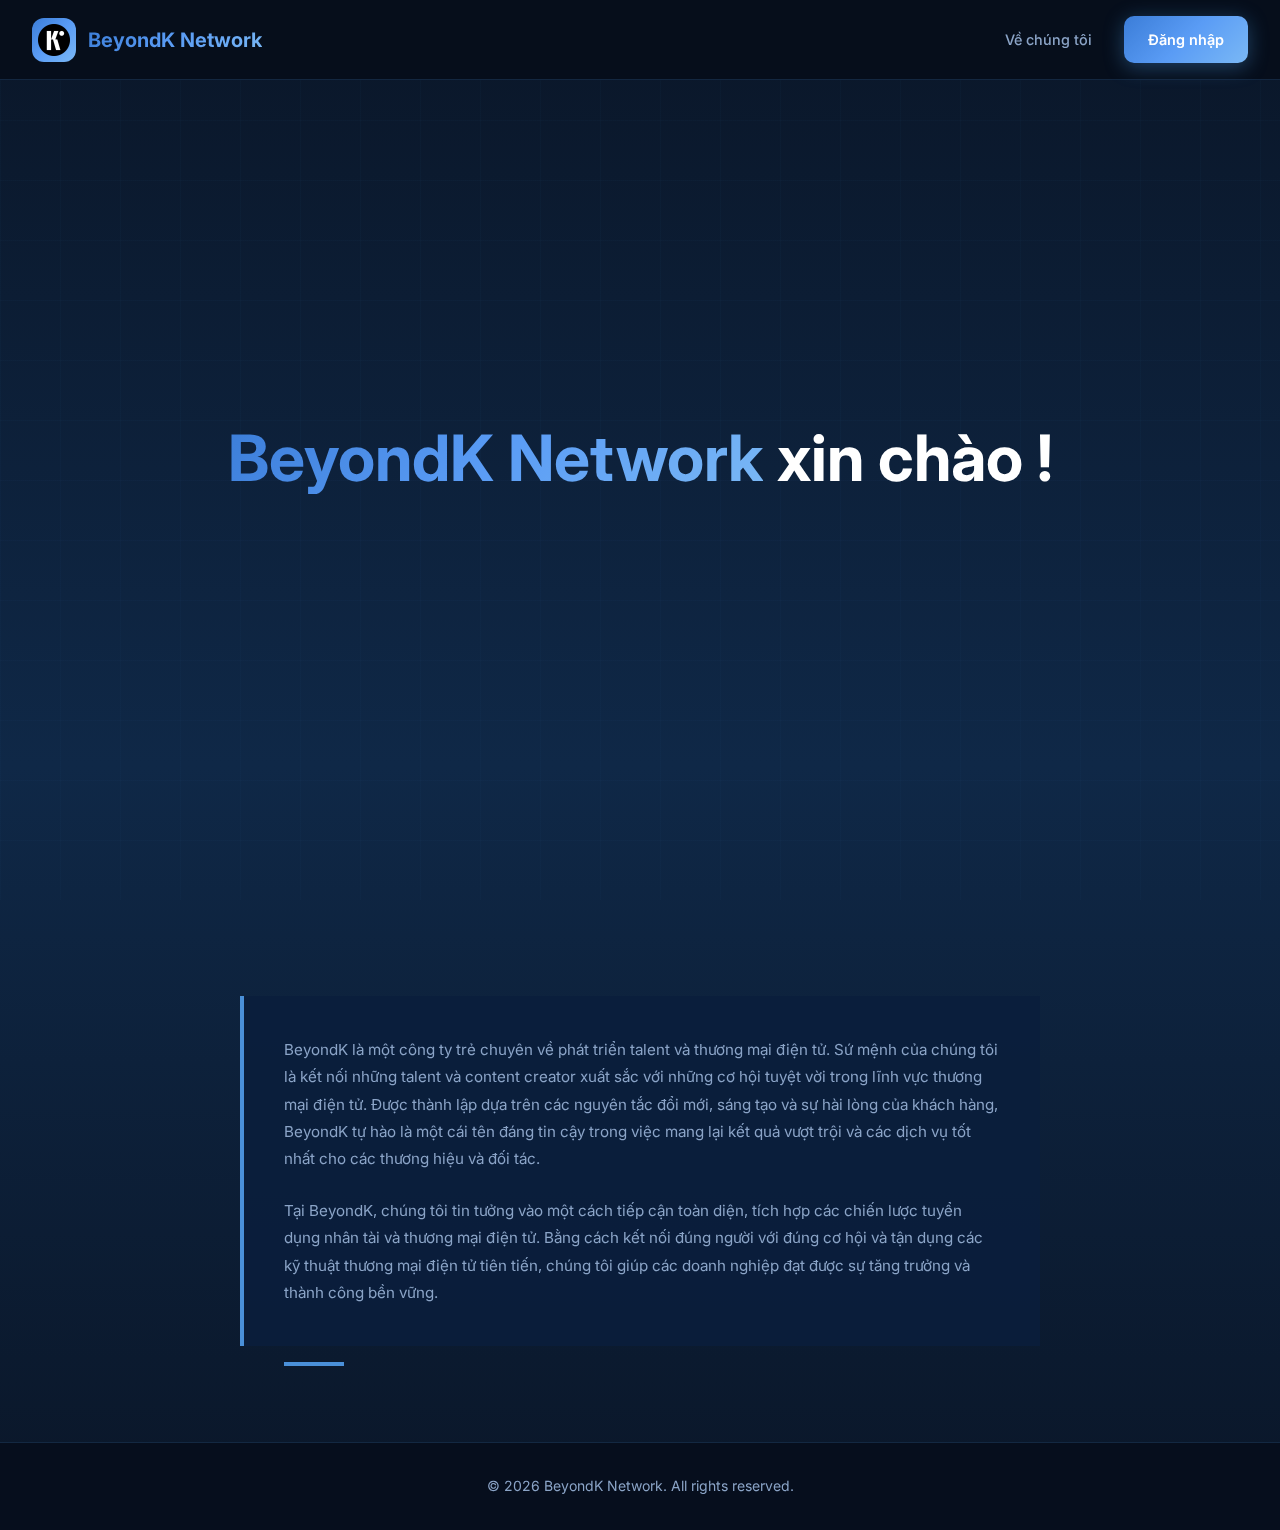
<file: templates/landing.html>
<!DOCTYPE html>
<html lang="vi">

<head>
    <meta charset="UTF-8">
    <meta name="viewport" content="width=device-width, initial-scale=1.0">
    <title>BeyondK Network</title>
    <meta name="description" content="BeyondK Network - Giải pháp Affiliate Marketing">
    <link rel="icon" type="image/x-icon" href="/static/logo.ico">
    <link href="https://fonts.googleapis.com/css2?family=Inter:wght@300;400;500;600;700;800&display=swap"
        rel="stylesheet">
    <style>
        :root {
            --primary: #4a90d9;
            --primary-light: #7ab8f5;
            --bg-dark: #0a1628;
            --bg-darker: #050d1a;
            --bg-card: rgba(20, 40, 80, 0.5);
            --text-primary: #ffffff;
            --text-secondary: #8ba4c7;
            --border: rgba(74, 144, 217, 0.2);
            --gradient-1: linear-gradient(135deg, #3b7dd8 0%, #5a9cf5 50%, #7ab8f5 100%);
            --gradient-bg: linear-gradient(180deg, #0a1628 0%, #0f2847 50%, #0a1628 100%);
        }

        * {
            margin: 0;
            padding: 0;
            box-sizing: border-box;
        }

        html {
            scroll-behavior: smooth;
        }

        body {
            font-family: 'Inter', sans-serif;
            background: var(--bg-darker);
            background-image: var(--gradient-bg);
            color: var(--text-primary);
            line-height: 1.6;
            min-height: 100vh;
            overflow-x: hidden;
        }

        /* Floating Particles */
        .particles {
            position: fixed;
            top: 0;
            left: 0;
            width: 100%;
            height: 100%;
            pointer-events: none;
            z-index: 1;
            overflow: hidden;
        }

        .particle {
            position: absolute;
            width: 4px;
            height: 4px;
            background: var(--primary);
            border-radius: 50%;
            opacity: 0.6;
            animation: float-particle linear infinite;
        }

        .particle::after {
            content: '';
            position: absolute;
            width: 100%;
            height: 100%;
            background: inherit;
            border-radius: inherit;
            filter: blur(2px);
        }

        @keyframes float-particle {
            0% {
                transform: translateY(100vh) rotate(0deg);
                opacity: 0;
            }

            10% {
                opacity: 0.6;
            }

            90% {
                opacity: 0.6;
            }

            100% {
                transform: translateY(-100vh) rotate(720deg);
                opacity: 0;
            }
        }

        /* Different particle sizes and speeds */
        .particle:nth-child(1) {
            left: 5%;
            animation-duration: 25s;
            animation-delay: 0s;
            width: 3px;
            height: 3px;
        }

        .particle:nth-child(2) {
            left: 10%;
            animation-duration: 20s;
            animation-delay: 2s;
            width: 5px;
            height: 5px;
        }

        .particle:nth-child(3) {
            left: 15%;
            animation-duration: 28s;
            animation-delay: 4s;
            width: 2px;
            height: 2px;
        }

        .particle:nth-child(4) {
            left: 20%;
            animation-duration: 22s;
            animation-delay: 1s;
            width: 4px;
            height: 4px;
        }

        .particle:nth-child(5) {
            left: 25%;
            animation-duration: 30s;
            animation-delay: 3s;
            width: 3px;
            height: 3px;
        }

        .particle:nth-child(6) {
            left: 30%;
            animation-duration: 18s;
            animation-delay: 5s;
            width: 6px;
            height: 6px;
        }

        .particle:nth-child(7) {
            left: 35%;
            animation-duration: 26s;
            animation-delay: 2s;
            width: 2px;
            height: 2px;
        }

        .particle:nth-child(8) {
            left: 40%;
            animation-duration: 24s;
            animation-delay: 4s;
            width: 4px;
            height: 4px;
        }

        .particle:nth-child(9) {
            left: 45%;
            animation-duration: 21s;
            animation-delay: 1s;
            width: 5px;
            height: 5px;
        }

        .particle:nth-child(10) {
            left: 50%;
            animation-duration: 27s;
            animation-delay: 3s;
            width: 3px;
            height: 3px;
        }

        .particle:nth-child(11) {
            left: 55%;
            animation-duration: 23s;
            animation-delay: 0s;
            width: 4px;
            height: 4px;
        }

        .particle:nth-child(12) {
            left: 60%;
            animation-duration: 29s;
            animation-delay: 2s;
            width: 2px;
            height: 2px;
        }

        .particle:nth-child(13) {
            left: 65%;
            animation-duration: 19s;
            animation-delay: 5s;
            width: 5px;
            height: 5px;
        }

        .particle:nth-child(14) {
            left: 70%;
            animation-duration: 25s;
            animation-delay: 1s;
            width: 3px;
            height: 3px;
        }

        .particle:nth-child(15) {
            left: 75%;
            animation-duration: 22s;
            animation-delay: 4s;
            width: 4px;
            height: 4px;
        }

        .particle:nth-child(16) {
            left: 80%;
            animation-duration: 28s;
            animation-delay: 2s;
            width: 2px;
            height: 2px;
        }

        .particle:nth-child(17) {
            left: 85%;
            animation-duration: 20s;
            animation-delay: 3s;
            width: 6px;
            height: 6px;
        }

        .particle:nth-child(18) {
            left: 90%;
            animation-duration: 26s;
            animation-delay: 0s;
            width: 3px;
            height: 3px;
        }

        .particle:nth-child(19) {
            left: 95%;
            animation-duration: 24s;
            animation-delay: 5s;
            width: 4px;
            height: 4px;
        }

        .particle:nth-child(20) {
            left: 3%;
            animation-duration: 21s;
            animation-delay: 1s;
            width: 5px;
            height: 5px;
        }

        .particle:nth-child(21) {
            left: 12%;
            animation-duration: 27s;
            animation-delay: 3s;
            width: 2px;
            height: 2px;
        }

        .particle:nth-child(22) {
            left: 22%;
            animation-duration: 23s;
            animation-delay: 4s;
            width: 4px;
            height: 4px;
        }

        .particle:nth-child(23) {
            left: 33%;
            animation-duration: 29s;
            animation-delay: 2s;
            width: 3px;
            height: 3px;
        }

        .particle:nth-child(24) {
            left: 43%;
            animation-duration: 19s;
            animation-delay: 0s;
            width: 5px;
            height: 5px;
        }

        .particle:nth-child(25) {
            left: 53%;
            animation-duration: 25s;
            animation-delay: 5s;
            width: 2px;
            height: 2px;
        }

        .particle:nth-child(26) {
            left: 63%;
            animation-duration: 22s;
            animation-delay: 1s;
            width: 4px;
            height: 4px;
        }

        .particle:nth-child(27) {
            left: 73%;
            animation-duration: 28s;
            animation-delay: 3s;
            width: 3px;
            height: 3px;
        }

        .particle:nth-child(28) {
            left: 83%;
            animation-duration: 20s;
            animation-delay: 2s;
            width: 6px;
            height: 6px;
        }

        .particle:nth-child(29) {
            left: 93%;
            animation-duration: 26s;
            animation-delay: 4s;
            width: 2px;
            height: 2px;
        }

        .particle:nth-child(30) {
            left: 8%;
            animation-duration: 24s;
            animation-delay: 0s;
            width: 4px;
            height: 4px;
        }

        /* Background Grid */
        .bg-grid {
            position: fixed;
            top: 0;
            left: 0;
            width: 100%;
            height: 100%;
            background-image:
                linear-gradient(rgba(74, 144, 217, 0.03) 1px, transparent 1px),
                linear-gradient(90deg, rgba(74, 144, 217, 0.03) 1px, transparent 1px);
            background-size: 60px 60px;
            pointer-events: none;
            z-index: 0;
        }

        /* Navigation */
        .navbar {
            position: fixed;
            top: 0;
            left: 0;
            right: 0;
            z-index: 100;
            padding: 1rem 2rem;
            background: rgba(5, 13, 26, 0.9);
            backdrop-filter: blur(20px);
            border-bottom: 1px solid var(--border);
        }

        .nav-container {
            max-width: 1280px;
            margin: 0 auto;
            display: flex;
            align-items: center;
            justify-content: space-between;
        }

        .nav-brand {
            display: flex;
            align-items: center;
            gap: 0.75rem;
            text-decoration: none;
        }

        .nav-logo {
            width: 44px;
            height: 44px;
            border-radius: 12px;
            object-fit: contain;
            background: var(--gradient-1);
            padding: 6px;
        }

        .nav-brand-text {
            font-size: 1.25rem;
            font-weight: 700;
            background: var(--gradient-1);
            -webkit-background-clip: text;
            -webkit-text-fill-color: transparent;
            background-clip: text;
        }

        .nav-links {
            display: flex;
            align-items: center;
            gap: 2rem;
        }

        .nav-link {
            color: var(--text-secondary);
            text-decoration: none;
            font-size: 0.9rem;
            font-weight: 500;
            transition: color 0.2s;
        }

        .nav-link:hover {
            color: var(--primary-light);
        }

        .btn {
            display: inline-flex;
            align-items: center;
            gap: 0.5rem;
            padding: 0.75rem 1.5rem;
            border-radius: 10px;
            font-weight: 600;
            font-size: 0.9rem;
            text-decoration: none;
            cursor: pointer;
            border: none;
            transition: all 0.3s ease;
        }

        .btn-primary {
            background: var(--gradient-1);
            color: white;
            box-shadow: 0 4px 20px rgba(74, 144, 217, 0.4);
        }

        .btn-primary:hover {
            transform: translateY(-2px);
            box-shadow: 0 6px 30px rgba(74, 144, 217, 0.5);
        }

        /* Main Content */
        .main-content {
            position: relative;
            min-height: 100vh;
            display: flex;
            align-items: center;
            justify-content: center;
            padding: 6rem 2rem 4rem;
            z-index: 2;
        }

        .welcome-text {
            text-align: center;
            animation: fadeInUp 1s ease-out;
        }

        @keyframes fadeInUp {
            from {
                opacity: 0;
                transform: translateY(30px);
            }

            to {
                opacity: 1;
                transform: translateY(0);
            }
        }

        .welcome-title {
            font-size: clamp(2rem, 5vw, 4rem);
            font-weight: 700;
            margin-bottom: 1rem;
        }

        .welcome-title .gradient {
            background: var(--gradient-1);
            -webkit-background-clip: text;
            -webkit-text-fill-color: transparent;
            background-clip: text;
        }

        .welcome-subtitle {
            font-size: 1.25rem;
            color: var(--text-secondary);
        }

        /* About Section */
        .about-section {
            position: relative;
            padding: 6rem 2rem;
            z-index: 2;
            min-height: 500px;
            display: flex;
            align-items: center;
            overflow: hidden;
        }

        .about-container {
            max-width: 800px;
            margin: 0 auto;
            width: 100%;
        }

        .about-text-box {
            background: rgba(10, 30, 60, 0.9);
            padding: 2.5rem;
            border-left: 4px solid var(--primary);
            position: relative;
            text-align: left;
        }

        .about-text-box::before {
            content: '';
            position: absolute;
            bottom: -20px;
            left: 2.5rem;
            width: 60px;
            height: 4px;
            background: var(--primary);
        }

        .about-content {
            color: var(--text-secondary);
            font-size: 0.95rem;
            line-height: 1.8;
            text-align: left;
        }

        .about-logo {
            display: flex;
            justify-content: center;
            align-items: center;
        }

        .about-logo-img {
            width: 280px;
            height: auto;
            object-fit: contain;
        }

        @media (max-width: 900px) {
            .about-container {
                grid-template-columns: 1fr;
                gap: 2rem;
            }

            .about-logo {
                display: none;
            }
        }

        /* Footer */
        .footer {
            position: relative;
            padding: 2rem;
            border-top: 1px solid var(--border);
            z-index: 2;
            text-align: center;
            background: rgba(5, 13, 26, 0.8);
        }

        .footer-text {
            color: var(--text-secondary);
            font-size: 0.875rem;
        }

        /* Responsive */
        @media (max-width: 768px) {
            .nav-links {
                display: none;
            }
        }
    </style>
</head>

<body>
    <!-- Background Effects -->
    <div class="bg-grid"></div>

    <!-- Floating Particles -->
    <div class="particles">
        <div class="particle"></div>
        <div class="particle"></div>
        <div class="particle"></div>
        <div class="particle"></div>
        <div class="particle"></div>
        <div class="particle"></div>
        <div class="particle"></div>
        <div class="particle"></div>
        <div class="particle"></div>
        <div class="particle"></div>
        <div class="particle"></div>
        <div class="particle"></div>
        <div class="particle"></div>
        <div class="particle"></div>
        <div class="particle"></div>
        <div class="particle"></div>
        <div class="particle"></div>
        <div class="particle"></div>
        <div class="particle"></div>
        <div class="particle"></div>
        <div class="particle"></div>
        <div class="particle"></div>
        <div class="particle"></div>
        <div class="particle"></div>
        <div class="particle"></div>
        <div class="particle"></div>
        <div class="particle"></div>
        <div class="particle"></div>
        <div class="particle"></div>
        <div class="particle"></div>
    </div>

    <!-- Navigation -->
    <nav class="navbar">
        <div class="nav-container">
            <a href="/" class="nav-brand">
                <img src="/static/logo.ico" alt="BeyondK" class="nav-logo">
                <span class="nav-brand-text">BeyondK Network</span>
            </a>
            <div class="nav-links">
                <a href="#about" class="nav-link">Về chúng tôi</a>
                <a href="/admin/login" class="btn btn-primary">Đăng nhập</a>
            </div>
        </div>
    </nav>

    <!-- Main Content -->
    <section class="main-content">
        <div class="welcome-text">
            <h1 class="welcome-title">
                <span class="gradient">BeyondK Network</span> xin chào !
            </h1>
        </div>
    </section>

    <!-- About Section -->
    <section class="about-section" id="about">
        <div class="about-container">
            <!-- Text Box -->
            <div class="about-text-box">
                <p class="about-content">
                    BeyondK là một công ty trẻ chuyên về phát triển talent và thương mại điện tử. Sứ mệnh của chúng tôi
                    là kết nối những talent và content creator xuất sắc với những cơ hội tuyệt vời trong lĩnh vực thương
                    mại điện tử. Được thành lập dựa trên các nguyên tắc đổi mới, sáng tạo và sự hài lòng của khách hàng,
                    BeyondK tự hào là một cái tên đáng tin cậy trong việc mang lại kết quả vượt trội và các dịch vụ tốt
                    nhất cho các thương hiệu và đối tác.
                </p>
                <p class="about-content" style="margin-top: 1.5rem;">
                    Tại BeyondK, chúng tôi tin tưởng vào một cách tiếp cận toàn diện, tích hợp các chiến lược tuyển dụng
                    nhân tài và thương mại điện tử. Bằng cách kết nối đúng người với đúng cơ hội và tận dụng các kỹ
                    thuật thương mại điện tử tiên tiến, chúng tôi giúp các doanh nghiệp đạt được sự tăng trưởng và thành
                    công bền vững.
                </p>
            </div>
        </div>
        </div>
    </section>

    <!-- Footer -->
    <footer class="footer">
        <p class="footer-text">© 2026 BeyondK Network. All rights reserved.</p>
    </footer>
</body>

</html>
</file>
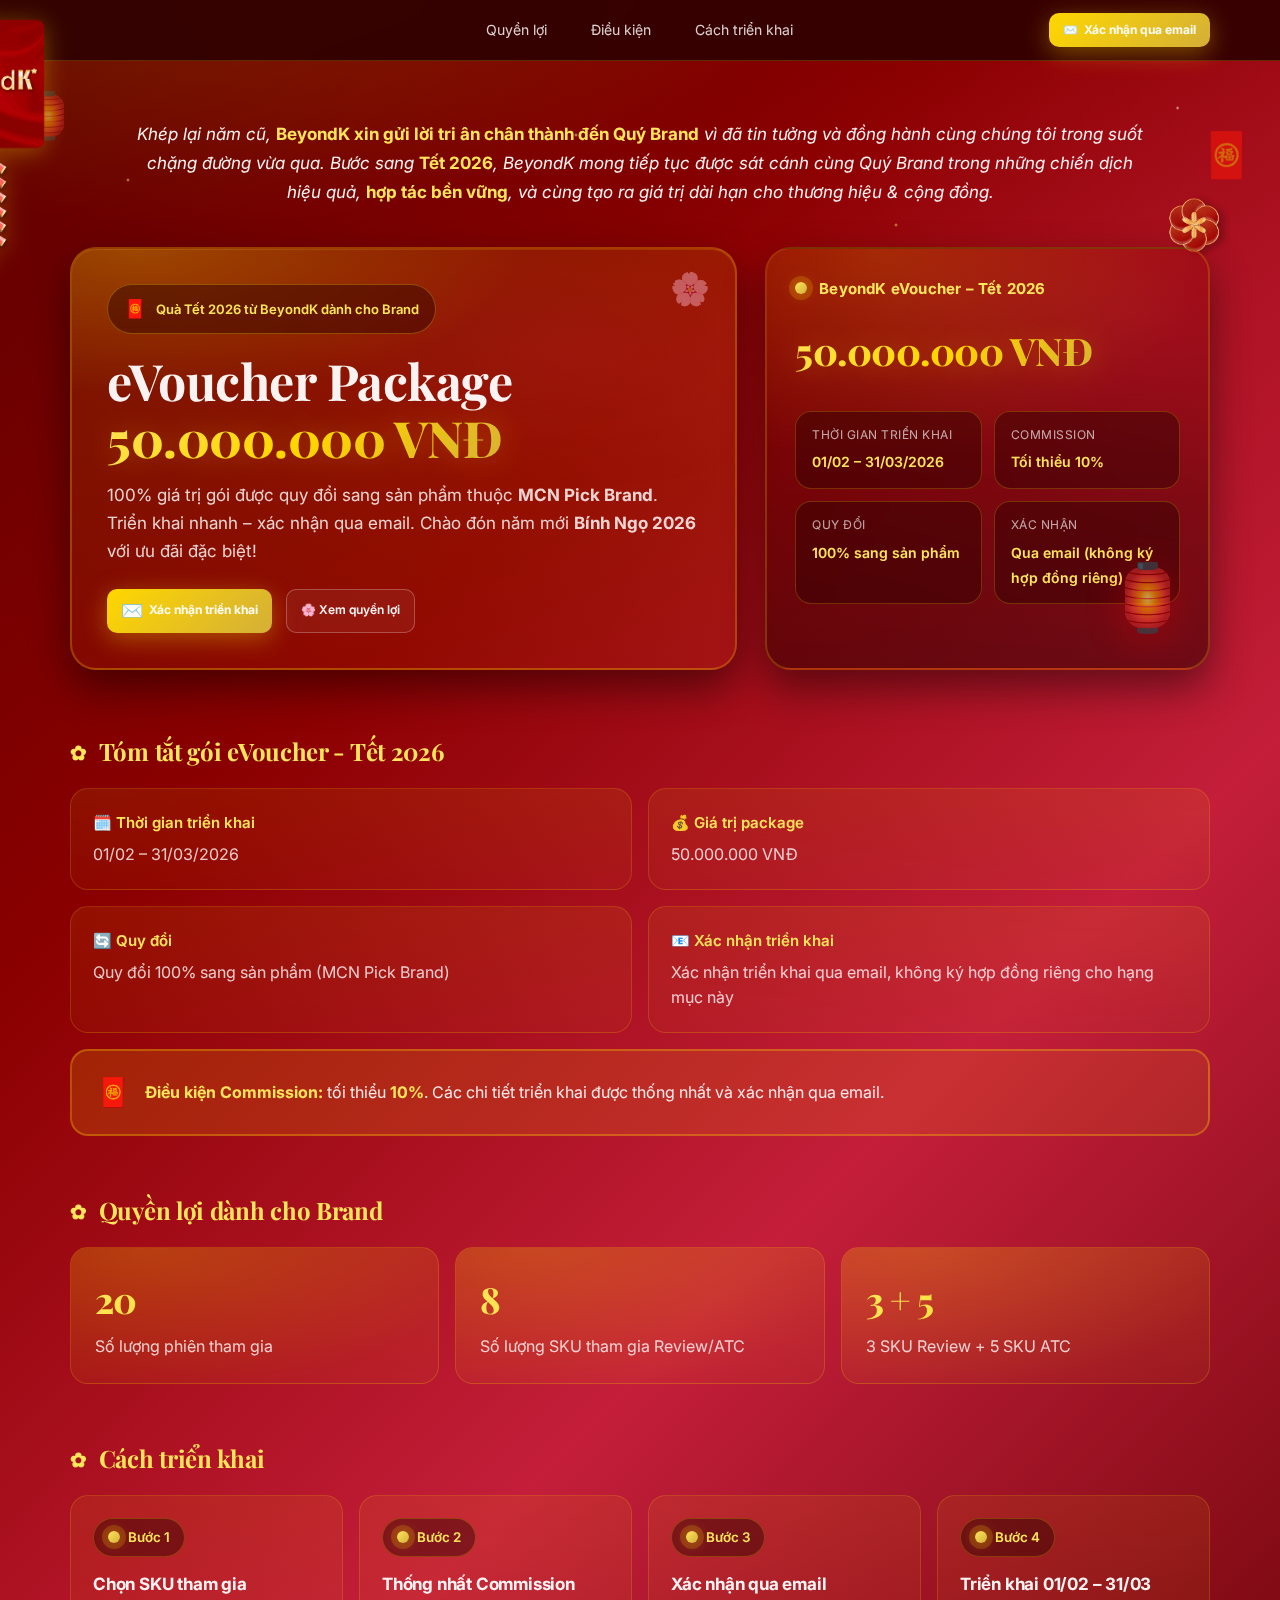
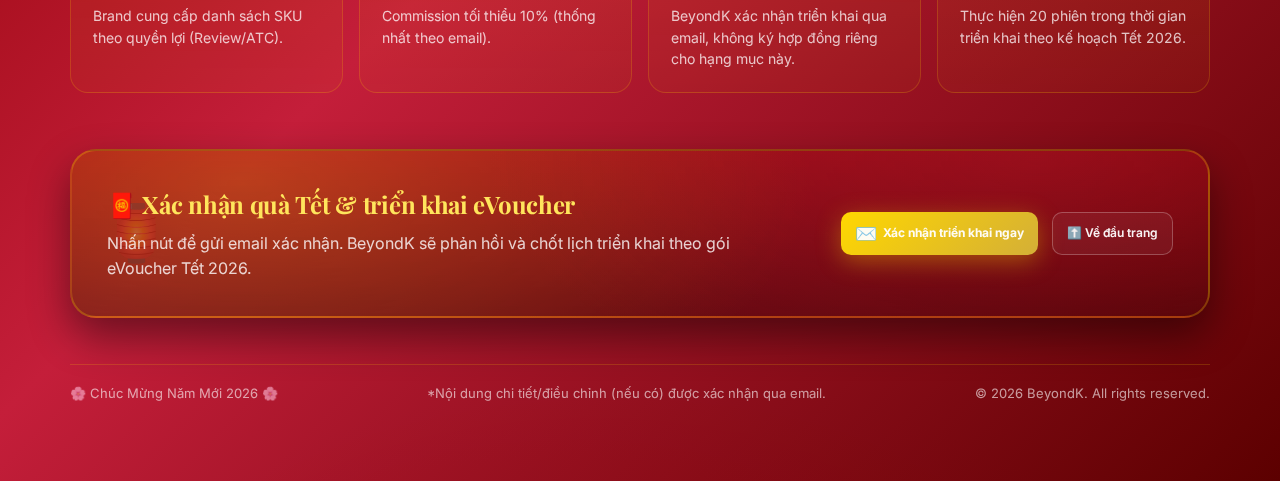
<file: templates/tet_voucher_2026.html>
<!doctype html>
<html lang="vi">

<head>
    <meta charset="utf-8" />
    <meta name="viewport" content="width=device-width,initial-scale=1,maximum-scale=5,viewport-fit=cover" />
    <meta name="mobile-web-app-capable" content="yes" />
    <meta name="apple-mobile-web-app-capable" content="yes" />
    <meta name="apple-mobile-web-app-status-bar-style" content="black-translucent" />
    <link rel="stylesheet" href="/static/tet_mobile.css" />
    <link rel="stylesheet" href="/static/tet_header.css" />
    <title>BeyondK | Tết eVoucher Package 50.000.000 VNĐ - Xuân 2026</title>
    <meta name="description"
        content="Quà Tết từ BeyondK dành cho Brand: eVoucher Package 50.000.000 VNĐ, quy đổi 100% sang sản phẩm (MCN Pick Brand), xác nhận triển khai qua email." />
    <link rel="canonical" href="https://beyondk.live/tet-voucher-2026" />

    <!-- Favicons -->
    <link rel="icon" type="image/x-icon" href="/static/tet_logo_2026.jpg" />
    <meta name="theme-color" content="#8B0000" />

    <!-- Open Graph -->
    <meta property="og:title" content="BeyondK | Tết eVoucher Package 50.000.000 VNĐ - Xuân 2026" />
    <meta property="og:description"
        content="01/02 – 31/03/2026 • Quy đổi 100% sang sản phẩm (MCN Pick Brand) • Xác nhận qua email • Commission tối thiểu 10%" />
    <meta property="og:type" content="website" />
    <meta property="og:url" content="https://beyondk.live/tet-voucher-2026" />

    <style>
        @import url('https://fonts.googleapis.com/css2?family=Playfair+Display:wght@600;700;800&family=Inter:wght@400;500;600;700&display=swap');

        :root {
            /* Bảng màu Tết 2026 - Đỏ & Vàng */
            --tet-crimson: #8B0000;
            --tet-red: #C41E3A;
            --tet-maroon: #5C0000;
            --tet-dark: #2D0000;
            --tet-gold: #FFD700;
            --tet-gold-light: #FFE55C;
            --tet-gold-dark: #D4AF37;
            --tet-cream: #FFF8DC;

            --text: rgba(255, 255, 255, 0.95);
            --muted: rgba(255, 255, 255, 0.75);
            --line: rgba(255, 215, 0, 0.25);

            --glass: rgba(139, 0, 0, 0.35);
            --glass2: rgba(255, 215, 0, 0.12);

            --radius: 18px;
            --shadow: 0 18px 40px rgba(0, 0, 0, 0.45);
        }

        * {
            box-sizing: border-box;
        }


        header {
            position: fixed;
            top: 0;
            left: 0;
            width: 100%;
            z-index: 100;
            backdrop-filter: blur(14px);
            -webkit-backdrop-filter: blur(14px);
            background: rgba(45, 0, 0, 0.85);
            border-bottom: 1px solid rgba(255, 215, 0, 0.20);
        }

        main {
            padding-top: 95px;
        }

        .nav {
            display: flex;
            align-items: center;
            justify-content: space-between;
            padding: 14px 0;
            gap: 14px;
        }

        .brand {
            display: flex;
            align-items: center;
            gap: 12px;
            min-width: 160px;
        }

        .brand img {
            display: block;
            height: 60px;
            width: 60px;
            filter: drop-shadow(0 4px 12px rgba(255, 215, 0, 0.35));
            border-radius: 8px;
        }

        .navlinks {
            display: flex;
            align-items: center;
            gap: 14px;
            flex-wrap: wrap;
            justify-content: flex-end;
            font-size: 14px;
            color: rgba(255, 255, 255, 0.82);
        }

        .navlinks a {
            padding: 10px 14px;
            border-radius: 12px;
            border: 1px solid transparent;
            transition: all 0.3s ease;
        }

        .navlinks a:hover {
            border-color: rgba(255, 215, 0, 0.35);
            background: rgba(255, 215, 0, 0.10);
            color: var(--tet-gold-light);
            transform: translateY(-2px);
        }

        .nav-cta {
            display: flex;
            gap: 10px;
            align-items: center;
        }

        .btn {
            display: inline-flex;
            align-items: center;
            justify-content: center;
            gap: 6px;
            padding: 8px 14px;
            border-radius: 10px;
            border: 1.5px solid rgba(255, 215, 0, 0.35);
            background: rgba(255, 215, 0, 0.08);
            color: var(--text);
            font-weight: 600;
            cursor: pointer;
            transition: all 0.3s ease;
            font-size: 12px;
        }

        .btn:hover {
            background: rgba(255, 215, 0, 0.18);
            border-color: rgba(255, 215, 0, 0.55);
            transform: translateY(-3px);
            box-shadow: 0 8px 25px rgba(255, 215, 0, 0.25);
        }

        .btn.primary {
            border: none;
            background: linear-gradient(135deg, var(--tet-gold), var(--tet-gold-dark), var(--tet-gold));
            background-size: 200% 200%;
            color: var(--tet-dark);
            font-weight: 700;
            box-shadow: 0 6px 25px rgba(255, 215, 0, 0.35);
        }

        @keyframes shimmer {

            0%,
            100% {
                background-position: 0% 50%;
            }

            50% {
                background-position: 100% 50%;
            }
        }

        .btn.primary:hover {
            transform: translateY(-3px) scale(1.02);
            box-shadow: 0 12px 35px rgba(255, 215, 0, 0.45);
        }

        .btn.ghost {
            border-color: rgba(255, 255, 255, 0.25);
            background: rgba(255, 255, 255, 0.05);
        }

        .btn .icon {
            font-size: 18px;
        }

        /* Hero */
        .hero {
            padding: 60px 0 35px;
            position: relative;
        }

        .hero-wrap {
            display: grid;
            grid-template-columns: 1.2fr 0.8fr;
            gap: 28px;
            align-items: stretch;
        }

        .hero-card {
            padding: 35px;
            border-radius: calc(var(--radius) + 8px);
            background: linear-gradient(180deg, rgba(255, 215, 0, 0.12), rgba(255, 215, 0, 0.04));
            border: 2px solid rgba(255, 215, 0, 0.25);
            box-shadow: var(--shadow), inset 0 1px 0 rgba(255, 215, 0, 0.15);
            position: relative;
            overflow: hidden;
        }

        /* Glass highlight với pattern hoa mai */
        .hero-card::before {
            content: "";
            position: absolute;
            inset: -1px;
            background:
                radial-gradient(650px 250px at 10% 0%, rgba(255, 215, 0, 0.25), transparent 60%),
                radial-gradient(550px 250px at 75% 25%, rgba(196, 30, 58, 0.20), transparent 55%);
            opacity: 0.95;
            pointer-events: none;
        }

        .hero-card::after {
            content: "🌸";
            position: absolute;
            top: 15px;
            right: 25px;
            font-size: 32px;
            opacity: 0.45;
            animation: float 4s ease-in-out infinite;
        }

        @keyframes float {

            0%,
            100% {
                transform: translateY(0) rotate(0deg);
            }

            50% {
                transform: translateY(-12px) rotate(12deg);
            }
        }

        .hero-card>* {
            position: relative;
        }

        .badge {
            display: inline-flex;
            align-items: center;
            gap: 10px;
            font-size: 13px;
            color: var(--tet-gold-light);
            padding: 10px 16px;
            border-radius: 999px;
            border: 1px solid rgba(255, 215, 0, 0.30);
            background: rgba(45, 0, 0, 0.45);
            backdrop-filter: blur(10px);
            -webkit-backdrop-filter: blur(10px);
            font-weight: 600;
        }

        .badge .icon {
            font-size: 18px;
        }

        h1 {
            margin: 18px 0 14px;
            font-family: 'Playfair Display', serif;
            font-size: clamp(32px, 4.5vw, 50px);
            line-height: 1.15;
            letter-spacing: -0.5px;
            font-weight: 700;
        }

        .price {
            display: inline-block;
            background: linear-gradient(135deg, var(--tet-gold-light), var(--tet-gold), var(--tet-gold-dark));
            -webkit-background-clip: text;
            background-clip: text;
            color: transparent;
            text-shadow: 0 0 30px rgba(255, 215, 0, 0.30);
            font-weight: 800;
        }

        .sub {
            margin: 0;
            color: rgba(255, 255, 255, 0.82);
            font-size: 17px;
            max-width: 60ch;
            line-height: 1.65;
        }

        .hero-cta {
            display: flex;
            flex-wrap: wrap;
            gap: 14px;
            margin-top: 24px;
        }

        .aside {
            position: relative;
            border-radius: calc(var(--radius) + 8px);
            border: 2px solid rgba(255, 215, 0, 0.22);
            background: linear-gradient(180deg, rgba(139, 0, 0, 0.45), rgba(45, 0, 0, 0.55));
            overflow: hidden;
            box-shadow: var(--shadow);
            min-height: 340px;
        }

        .aside::before {
            content: "";
            position: absolute;
            inset: 0;
            background:
                radial-gradient(550px 350px at 25% 0%, rgba(255, 215, 0, 0.18), transparent 60%),
                radial-gradient(550px 350px at 85% 15%, rgba(196, 30, 58, 0.25), transparent 55%);
            pointer-events: none;
        }

        .voucher {
            position: relative;
            padding: 28px;
            display: flex;
            flex-direction: column;
            gap: 14px;
        }

        .voucher .tag {
            display: flex;
            gap: 12px;
            align-items: center;
            color: var(--tet-gold-light);
            font-weight: 700;
            letter-spacing: 0.2px;
            font-size: 15px;
        }

        .dot {
            width: 12px;
            height: 12px;
            border-radius: 99px;
            background: linear-gradient(135deg, var(--tet-gold-light), var(--tet-gold-dark));
            box-shadow: 0 0 0 6px rgba(255, 215, 0, 0.18), 0 0 15px rgba(255, 215, 0, 0.35);

        }

        @keyframes pulse {

            0%,
            100% {
                box-shadow: 0 0 0 6px rgba(255, 215, 0, 0.18), 0 0 15px rgba(255, 215, 0, 0.35);
            }

            50% {
                box-shadow: 0 0 0 10px rgba(255, 215, 0, 0.08), 0 0 25px rgba(255, 215, 0, 0.50);
            }
        }

        .voucher .big {
            font-family: 'Playfair Display', serif;
            font-size: 38px;
            font-weight: 800;
            letter-spacing: -0.5px;
            margin: 8px 0;
        }

        .voucher .meta {
            display: grid;
            grid-template-columns: 1fr 1fr;
            gap: 12px;
            margin-top: 8px;
        }

        .pill {
            padding: 14px 16px;
            border-radius: 16px;
            border: 1px solid rgba(255, 215, 0, 0.22);
            background: rgba(45, 0, 0, 0.45);
            backdrop-filter: blur(10px);
            -webkit-backdrop-filter: blur(10px);
            transition: all 0.3s ease;
        }

        .pill:hover {
            border-color: rgba(255, 215, 0, 0.40);
            background: rgba(255, 215, 0, 0.08);
            transform: translateY(-2px);
        }

        .pill small {
            display: block;
            color: rgba(255, 255, 255, 0.65);
            font-size: 12px;
            margin-bottom: 5px;
            text-transform: uppercase;
            letter-spacing: 0.5px;
        }

        .pill b {
            font-size: 14px;
            color: var(--tet-gold-light);
            font-weight: 600;
        }

        .lantern {
            position: absolute;
            right: 20px;
            bottom: 20px;
            font-size: 65px;
            opacity: 0.70;
            animation: sway 4s ease-in-out infinite;
            filter: drop-shadow(0 8px 20px rgba(255, 0, 0, 0.45));
        }

        @keyframes sway {

            0%,
            100% {
                transform: rotate(-6deg);
            }

            50% {
                transform: rotate(6deg);
            }
        }

        section {
            padding: 28px 0;
        }

        .section-title {
            font-family: 'Playfair Display', serif;
            font-size: 24px;
            margin: 0 0 18px;
            letter-spacing: -0.3px;
            color: var(--tet-gold-light);
            display: flex;
            align-items: center;
            gap: 12px;
        }

        .section-title::before {
            content: "✿";
            font-size: 20px;
        }

        .grid {
            display: grid;
            grid-template-columns: repeat(12, 1fr);
            gap: 16px;
        }

        .card {
            grid-column: span 6;
            padding: 22px;
            border-radius: var(--radius);
            background: linear-gradient(180deg, rgba(255, 215, 0, 0.08), rgba(255, 215, 0, 0.03));
            border: 1px solid rgba(255, 215, 0, 0.18);
            transition: all 0.3s ease;
        }

        .card:hover {
            border-color: rgba(255, 215, 0, 0.35);
            transform: translateY(-3px);
            box-shadow: 0 10px 30px rgba(0, 0, 0, 0.25);
        }

        .card strong {
            display: block;
            font-size: 15px;
            color: var(--tet-gold-light);
            margin-bottom: 8px;
            font-weight: 600;
        }

        .card p {
            margin: 0;
            color: rgba(255, 255, 255, 0.78);
        }

        .note {
            grid-column: span 12;
            padding: 20px 24px;
            border-radius: var(--radius);
            background: linear-gradient(135deg, rgba(255, 215, 0, 0.15), rgba(255, 215, 0, 0.08));
            border: 2px solid rgba(255, 215, 0, 0.30);
            color: rgba(255, 255, 255, 0.90);
            display: flex;
            align-items: center;
            gap: 14px;
        }

        .note::before {
            content: "🧧";
            font-size: 28px;
        }

        .note b {
            color: var(--tet-gold-light);
        }

        .benefits {
            grid-column: span 12;
            display: grid;
            grid-template-columns: repeat(3, 1fr);
            gap: 16px;
        }

        .bitem {
            padding: 24px;
            border-radius: var(--radius);
            background: linear-gradient(180deg, rgba(255, 215, 0, 0.10), rgba(255, 215, 0, 0.04));
            border: 1px solid rgba(255, 215, 0, 0.20);
            position: relative;
            overflow: hidden;
            transition: all 0.3s ease;
        }

        .bitem:hover {
            transform: translateY(-5px);
            border-color: rgba(255, 215, 0, 0.40);
            box-shadow: 0 15px 40px rgba(0, 0, 0, 0.30);
        }

        .bitem::before {
            content: "";
            position: absolute;
            inset: -1px;
            background: radial-gradient(550px 250px at 20% 0%, rgba(255, 215, 0, 0.20), transparent 60%);
            opacity: .85;
            pointer-events: none;
        }

        .bitem>* {
            position: relative;
        }

        .bnum {
            font-family: 'Playfair Display', serif;
            font-size: 36px;
            font-weight: 800;
            letter-spacing: -0.6px;
            margin: 0 0 6px;
            background: linear-gradient(135deg, var(--tet-gold-light), var(--tet-gold));
            -webkit-background-clip: text;
            background-clip: text;
            color: transparent;
        }

        .blabel {
            margin: 0;
            color: rgba(255, 255, 255, 0.78);
        }

        .steps {
            grid-column: span 12;
            display: grid;
            grid-template-columns: repeat(4, 1fr);
            gap: 16px;
        }

        .step {
            padding: 22px;
            border-radius: var(--radius);
            background: linear-gradient(180deg, rgba(255, 215, 0, 0.08), rgba(255, 215, 0, 0.03));
            border: 1px solid rgba(255, 215, 0, 0.18);
            transition: all 0.3s ease;
            position: relative;
        }

        .step:hover {
            border-color: rgba(255, 215, 0, 0.35);
            transform: translateY(-4px);
            box-shadow: 0 12px 35px rgba(0, 0, 0, 0.25);
        }

        .step small {
            display: inline-flex;
            align-items: center;
            gap: 8px;
            padding: 8px 14px;
            border-radius: 999px;
            background: rgba(45, 0, 0, 0.45);
            border: 1px solid rgba(255, 215, 0, 0.22);
            color: var(--tet-gold-light);
            margin-bottom: 14px;
            font-weight: 600;
        }

        .step h3 {
            margin: 0 0 8px;
            font-size: 17px;
            letter-spacing: -0.2px;
            color: var(--text);
        }

        .step p {
            margin: 0;
            color: rgba(255, 255, 255, 0.75);
            font-size: 14px;
            line-height: 1.55;
        }

        .cta {
            padding: 35px;
            border-radius: calc(var(--radius) + 8px);
            background:
                radial-gradient(950px 450px at 15% 20%, rgba(255, 215, 0, 0.22), transparent 60%),
                radial-gradient(950px 450px at 85% 5%, rgba(196, 30, 58, 0.28), transparent 58%),
                linear-gradient(180deg, rgba(139, 0, 0, 0.35), rgba(45, 0, 0, 0.45));
            border: 2px solid rgba(255, 215, 0, 0.25);
            box-shadow: var(--shadow);
            display: flex;
            align-items: center;
            justify-content: space-between;
            gap: 20px;
            flex-wrap: wrap;
            position: relative;
            overflow: hidden;
        }

        .cta::before {
            content: "🏮";
            position: absolute;
            left: 30px;
            top: 50%;
            transform: translateY(-50%);
            font-size: 55px;
            opacity: 0.25;
        }

        .cta h2 {
            margin: 0 0 8px;
            font-family: 'Playfair Display', serif;
            font-size: 24px;
            letter-spacing: -0.3px;
            color: var(--tet-gold-light);
        }

        .cta p {
            margin: 0;
            color: rgba(255, 255, 255, 0.80);
            max-width: 65ch;
        }

        .cta-content {
            position: relative;
            z-index: 2;
        }

        footer {
            padding: 24px 0 50px;
            color: rgba(255, 255, 255, 0.60);
            font-size: 13px;
        }

        .footline {
            border-top: 1px solid rgba(255, 215, 0, 0.18);
            margin-top: 22px;
            padding-top: 18px;
            display: flex;
            justify-content: space-between;
            gap: 14px;
            flex-wrap: wrap;
        }

        .footline a {
            color: var(--tet-gold-light);
            transition: opacity 0.2s ease;
        }

        .footline a:hover {
            opacity: 0.75;
        }

        /* Tết decorations */
        .tet-deco {
            position: fixed;
            font-size: 45px;
            opacity: 0.55;
            pointer-events: none;
            z-index: 1;
        }

        .tet-deco.top-left {
            top: 80px;
            left: 20px;
            animation: sway 5s ease-in-out infinite;
        }

        .tet-deco.top-right {
            top: 120px;
            right: 25px;
            animation: sway 4s ease-in-out infinite reverse;
        }

        /* Responsive */
        @media (max-width: 1000px) {
            .hero-wrap {
                grid-template-columns: 1fr;
            }

            .aside {
                min-height: 310px;
            }

            .steps {
                grid-template-columns: 1fr 1fr;
            }

            .benefits {
                grid-template-columns: 1fr;
            }

            .card {
                grid-column: span 12;
            }

            .tet-deco {
                display: none;
            }
        }

        @media (max-width: 600px) {
            .navlinks {
                display: none;
            }

            .btn {
                padding: 12px 16px;
                border-radius: 12px;
                font-size: 14px;
            }

            .hero-card {
                padding: 24px;
            }

            .voucher .meta {
                grid-template-columns: 1fr;
            }

            .steps {
                grid-template-columns: 1fr;
            }

            .cta {
                padding: 25px;
            }

            .cta::before {
                display: none;
            }

            h1 {
                font-size: 28px;
            }

            .voucher .big {
                font-size: 30px;
            }
        }

        /* Banner greeting animation */
        @keyframes shimmer {
            0% {
                opacity: 0.4;
            }

            50% {
                opacity: 0.8;
            }

            100% {
                opacity: 0.4;
            }
        }

        @keyframes float {

            0%,
            100% {
                transform: translateY(0);
            }

            50% {
                transform: translateY(-5px);
            }
        }

        @keyframes glow {

            0%,
            100% {
                box-shadow: 0 8px 32px rgba(0, 0, 0, 0.25), inset 0 1px 0 rgba(255, 215, 0, 0.2), 0 0 20px rgba(255, 215, 0, 0.1);
            }

            50% {
                box-shadow: 0 8px 32px rgba(0, 0, 0, 0.25), inset 0 1px 0 rgba(255, 215, 0, 0.2), 0 0 35px rgba(255, 215, 0, 0.25);
            }
        }

        .greeting-banner {
            animation: glow 3s ease-in-out infinite;
        }



        .greeting-banner .flower-icon {
            animation: float 3s ease-in-out infinite;
        }

        /* Button styles are now controlled by external CSS file: static/tet_header.css */
        /* Removed duplicate media queries to prevent override conflicts */
    </style>
</head>

<body>
    <!-- Tết decorations -->
    <div class="tet-deco top-left">🏮</div>
    <div class="tet-deco top-right">🧧</div>

    <header>
        <div class="container nav">
            <a class="brand" href="#top" aria-label="BeyondK">
                <img src="/static/BK tet.png" alt="BeyondK - Xuân 2026" />
            </a>

            <nav class="navlinks" aria-label="Điều hướng">
                <a href="#quyenloi">Quyền lợi</a>
                <a href="#dieukien">Điều kiện</a>
                <a href="#cachtrienkhai">Cách triển khai</a>

            </nav>

            <div class="nav-cta">
                <a class="btn primary"
                    href="mailto:admin@beyondk.live?subject=X%C3%A1c%20nh%E1%BA%ADn%20tri%E1%BB%83n%20khai%20eVoucher%20T%E1%BA%BFt%202026%20-%20BeyondK&body=Ch%C3%A0o%20BeyondK%2C%0A%0A%28T%C3%AAn%20Brand%29%20ch%C3%BAng%20t%C3%B4i%20x%C3%A1c%20nh%E1%BA%ADn%20tri%E1%BB%83n%20khai%20g%C3%B3i%20eVoucher%20T%E1%BA%BFt%202026%20%2850.000.000%20VN%C4%90%29%20trong%20th%E1%BB%9Di%20gian%2001%2F02%20%E2%80%93%2031%2F03%2F2026.%0A%0ATh%C3%B4ng%20tin%20Brand%3A%0A-%20T%C3%AAn%20Brand%3A%0A-%20Shop%20ID%3A%0A-%20Ng%C6%B0%E1%BB%9Di%20li%C3%AAn%20h%E1%BB%87%3A%0A-%20S%C4%90T%3A%0A-%20Email%3A%0A%0ADanh%20s%C3%A1ch%20SKU%20tham%20gia%20%28Review%2FATC%29%3A%0A-%20SKU%201%3A%0A-%20SKU%202%3A%0A-%20SKU%203%3A%0A-%20SKU%204%3A%0A-%20SKU%205%3A%0A-%20SKU%206%3A%0A-%20SKU%207%3A%0A-%20SKU%208%3A%0A%0AGhi%20ch%C3%BA%20kh%C3%A1c%20%28n%E1%BA%BFu%20c%C3%B3%29%3A%0A%0ATr%C3%A2n%20tr%E1%BB%8Dng%21">
                    <span class="icon">✉️</span> Xác nhận qua email
                </a>
            </div>
        </div>
    </header>

    <main id="top">
        <!-- Banner chúc Tết -->
        <div class="container greeting-banner-wrap" style="padding-top: 10px; padding-bottom: 0px;">
            <div class="greeting-banner-inner"
                style="background: linear-gradient(135deg, rgba(255, 215, 0, 0.18), rgba(139, 0, 0, 0.15)); border: 2px solid rgba(255, 215, 0, 0.35); border-radius: 20px; padding: 28px 32px; text-align: center; line-height: 1.8; position: relative; box-shadow: 0 8px 32px rgba(0,0,0,0.25), inset 0 1px 0 rgba(255,215,0,0.2);">


                <p style="margin: 0; color: rgba(255, 255, 255, 0.95); font-size: 17px; font-style: italic;">
                    Khép lại năm cũ, <b style="color: #FFE55C; font-style: normal;">BeyondK xin gửi lời tri ân chân
                        thành đến Quý Brand</b>
                    vì đã tin tưởng và đồng hành cùng chúng tôi trong suốt chặng đường vừa qua. Bước sang <b
                        style="color: #FFE55C; font-style: normal;">Tết 2026</b>, BeyondK mong tiếp tục được sát cánh
                    cùng Quý Brand trong
                    những chiến dịch hiệu quả, <b style="color: #FFE55C; font-style: normal;">hợp tác bền vững</b>, và
                    cùng tạo ra giá trị
                    dài hạn cho thương hiệu & cộng đồng.
                </p>
            </div>
        </div>

        <div class="container hero" style="padding-top: 10px;">
            <div class="hero-wrap">
                <div class="hero-card">
                    <div class="badge">
                        <span class="icon">🧧</span>
                        Quà Tết 2026 từ BeyondK dành cho Brand
                    </div>

                    <h1>eVoucher Package <span class="price">50.000.000 VNĐ</span></h1>
                    <p class="sub">
                        100% giá trị gói được quy đổi sang sản phẩm thuộc <b>MCN Pick Brand</b>.
                        Triển khai nhanh – xác nhận qua email. Chào đón năm mới <b>Bính Ngọ 2026</b> với ưu đãi đặc
                        biệt!
                    </p>

                    <div class="hero-cta">
                        <a class="btn primary"
                            href="mailto:admin@beyondk.live?subject=X%C3%A1c%20nh%E1%BA%ADn%20tri%E1%BB%83n%20khai%20eVoucher%20T%E1%BA%BFt%202026%20-%20BeyondK&body=Ch%C3%A0o%20BeyondK%2C%0A%0A%28T%C3%AAn%20Brand%29%20ch%C3%BAng%20t%C3%B4i%20x%C3%A1c%20nh%E1%BA%ADn%20tri%E1%BB%83n%20khai%20g%C3%B3i%20eVoucher%20T%E1%BA%BFt%202026%20%2850.000.000%20VN%C4%90%29%20trong%20th%E1%BB%9Di%20gian%2001%2F02%20%E2%80%93%2031%2F03%2F2026.%0A%0ATh%C3%B4ng%20tin%20Brand%3A%0A-%20T%C3%AAn%20Brand%3A%0A-%20Shop%20ID%3A%0A-%20Ng%C6%B0%E1%BB%9Di%20li%C3%AAn%20h%E1%BB%87%3A%0A-%20S%C4%90T%3A%0A-%20Email%3A%0A%0ADanh%20s%C3%A1ch%20SKU%20tham%20gia%20%28Review%2FATC%29%3A%0A-%20SKU%201%3A%0A-%20SKU%202%3A%0A-%20SKU%203%3A%0A-%20SKU%204%3A%0A-%20SKU%205%3A%0A-%20SKU%206%3A%0A-%20SKU%207%3A%0A-%20SKU%208%3A%0A%0AGhi%20ch%C3%BA%20kh%C3%A1c%20%28n%E1%BA%BFu%20c%C3%B3%29%3A%0A%0ATr%C3%A2n%20tr%E1%BB%8Dng%21">
                            <span class="icon">✉️</span> Xác nhận triển khai
                        </a>
                        <a class="btn ghost" href="#quyenloi">🌸 Xem quyền lợi</a>
                    </div>
                </div>

                <aside class="aside" aria-label="Voucher info">
                    <div class="voucher">
                        <div class="tag"><span class="dot" aria-hidden="true"></span> BeyondK eVoucher – Tết 2026
                        </div>
                        <p class="big"><span class="price">50.000.000 VNĐ</span></p>

                        <div class="meta">
                            <div class="pill">
                                <small>Thời gian triển khai</small>
                                <b>01/02 – 31/03/2026</b>
                            </div>
                            <div class="pill">
                                <small>Commission</small>
                                <b>Tối thiểu 10%</b>
                            </div>
                            <div class="pill">
                                <small>Quy đổi</small>
                                <b>100% sang sản phẩm</b>
                            </div>
                            <div class="pill">
                                <small>Xác nhận</small>
                                <b>Qua email (không ký hợp đồng riêng)</b>
                            </div>
                        </div>
                    </div>

                    <div class="lantern">🏮</div>
                </aside>
            </div>
        </div>

        <section id="dieukien">
            <div class="container">
                <h2 class="section-title">Tóm tắt gói eVoucher - Tết 2026</h2>
                <div class="grid">
                    <div class="card">
                        <strong>🗓️ Thời gian triển khai</strong>
                        <p>01/02 – 31/03/2026</p>
                    </div>
                    <div class="card">
                        <strong>💰 Giá trị package</strong>
                        <p>50.000.000 VNĐ</p>
                    </div>
                    <div class="card">
                        <strong>🔄 Quy đổi</strong>
                        <p>Quy đổi 100% sang sản phẩm (MCN Pick Brand)</p>
                    </div>
                    <div class="card">
                        <strong>📧 Xác nhận triển khai</strong>
                        <p>Xác nhận triển khai qua email, không ký hợp đồng riêng cho hạng mục này</p>
                    </div>

                    <div class="note">
                        <div>
                            <b>Điều kiện Commission:</b> tối thiểu <b>10%</b>. Các chi tiết triển khai được thống
                            nhất
                            và xác
                            nhận qua email.
                        </div>
                    </div>
                </div>
            </div>
        </section>

        <section id="quyenloi">
            <div class="container">
                <h2 class="section-title">Quyền lợi dành cho Brand</h2>
                <div class="benefits">
                    <div class="bitem">
                        <p class="bnum">20</p>
                        <p class="blabel">Số lượng phiên tham gia</p>
                    </div>
                    <div class="bitem">
                        <p class="bnum">8</p>
                        <p class="blabel">Số lượng SKU tham gia Review/ATC</p>
                    </div>
                    <div class="bitem">
                        <p class="bnum">3 + 5</p>
                        <p class="blabel">3 SKU Review + 5 SKU ATC</p>
                    </div>
                </div>
            </div>
        </section>

        <section id="cachtrienkhai">
            <div class="container">
                <h2 class="section-title">Cách triển khai</h2>
                <div class="steps">
                    <div class="step">
                        <small><span class="dot" aria-hidden="true"></span> Bước 1</small>
                        <h3>Chọn SKU tham gia</h3>
                        <p>Brand cung cấp danh sách SKU theo quyền lợi (Review/ATC).</p>
                    </div>
                    <div class="step">
                        <small><span class="dot" aria-hidden="true"></span> Bước 2</small>
                        <h3>Thống nhất Commission</h3>
                        <p>Commission tối thiểu 10% (thống nhất theo email).</p>
                    </div>
                    <div class="step">
                        <small><span class="dot" aria-hidden="true"></span> Bước 3</small>
                        <h3>Xác nhận qua email</h3>
                        <p>BeyondK xác nhận triển khai qua email, không ký hợp đồng riêng cho hạng mục này.</p>
                    </div>
                    <div class="step">
                        <small><span class="dot" aria-hidden="true"></span> Bước 4</small>
                        <h3>Triển khai 01/02 – 31/03</h3>
                        <p>Thực hiện 20 phiên trong thời gian triển khai theo kế hoạch Tết 2026.</p>
                    </div>
                </div>
            </div>
        </section>

        <section id="lienhe">
            <div class="container">
                <div class="cta">
                    <div class="cta-content">
                        <h2>🧧 Xác nhận quà Tết & triển khai eVoucher</h2>
                        <p>
                            Nhấn nút để gửi email xác nhận. BeyondK sẽ phản hồi và chốt lịch triển khai theo gói
                            eVoucher Tết 2026.
                        </p>
                    </div>

                    <div style="display:flex; gap:14px; flex-wrap:wrap; position:relative; z-index:2;">
                        <a class="btn primary"
                            href="mailto:admin@beyondk.live?subject=X%C3%A1c%20nh%E1%BA%ADn%20tri%E1%BB%83n%20khai%20eVoucher%20T%E1%BA%BFt%202026%20-%20BeyondK&body=Ch%C3%A0o%20BeyondK%2C%0A%0A%28T%C3%AAn%20Brand%29%20ch%C3%BAng%20t%C3%B4i%20x%C3%A1c%20nh%E1%BA%ADn%20tri%E1%BB%83n%20khai%20g%C3%B3i%20eVoucher%20T%E1%BA%BFt%202026%20%2850.000.000%20VN%C4%90%29%20trong%20th%E1%BB%9Di%20gian%2001%2F02%20%E2%80%93%2031%2F03%2F2026.%0A%0ATh%C3%B4ng%20tin%20Brand%3A%0A-%20T%C3%AAn%20Brand%3A%0A-%20Shop%20ID%3A%0A-%20Ng%C6%B0%E1%BB%9Di%20li%C3%AAn%20h%E1%BB%87%3A%0A-%20S%C4%90T%3A%0A-%20Email%3A%0A%0ADanh%20s%C3%A1ch%20SKU%20tham%20gia%20%28Review%2FATC%29%3A%0A-%20SKU%201%3A%0A-%20SKU%202%3A%0A-%20SKU%203%3A%0A-%20SKU%204%3A%0A-%20SKU%205%3A%0A-%20SKU%206%3A%0A-%20SKU%207%3A%0A-%20SKU%208%3A%0A%0AGhi%20ch%C3%BA%20kh%C3%A1c%20%28n%E1%BA%BFu%20c%C3%B3%29%3A%0A%0ATr%C3%A2n%20tr%E1%BB%8Dng%21">
                            <span class="icon">✉️</span> Xác nhận triển khai ngay
                        </a>
                        <a class="btn ghost" href="#top">⬆️ Về đầu trang</a>
                    </div>
                </div>

                <footer>
                    <div class="footline">
                        <div>🌸 Chúc Mừng Năm Mới 2026 🌸</div>
                        <div>*Nội dung chi tiết/điều chỉnh (nếu có) được xác nhận qua email.</div>
                        <div>© <span id="y"></span> BeyondK. All rights reserved.</div>
                    </div>
                </footer>
            </div>
        </section>
    </main>

    <script>
        document.getElementById('y').textContent = new Date().getFullYear();

        // Tạo hiệu ứng hoa mai, đèn lồng rơi ngẫu nhiên
        (function () {
            const icons = ['🌸', '✿', '🌺', '🏮', '🧧', '✾', '🎊'];
            const container = document.createElement('div');
            container.id = 'falling-icons';
            container.style.cssText = 'position:fixed;top:0;left:0;width:100%;height:100%;pointer-events:none;z-index:1;overflow:hidden;';
            document.body.appendChild(container);

            function createFallingIcon() {
                const icon = document.createElement('span');
                icon.textContent = icons[Math.floor(Math.random() * icons.length)];
                icon.style.cssText = `
                    position: absolute;
                    top: -50px;
                    left: ${Math.random() * 100}%;
                    font-size: ${16 + Math.random() * 20}px;
                    opacity: ${0.15 + Math.random() * 0.25};
                    animation: fall ${8 + Math.random() * 8}s linear forwards;
                    transform: rotate(${Math.random() * 360}deg);
                `;
                container.appendChild(icon);

                // Xóa icon sau khi animation xong
                setTimeout(() => icon.remove(), 16000);
            }

            // Tạo icon mỗi 800ms
            setInterval(createFallingIcon, 800);

            // Thêm CSS animation
            const style = document.createElement('style');
            style.textContent = `
                @keyframes fall {
                    to {
                        transform: translateY(110vh) rotate(720deg);
                        opacity: 0;
                    }
                }
            `;
            document.head.appendChild(style);
        })();
    </script>
</body>

</html>
</file>
<file: static/tet_mobile.css>
/* Mobile Responsive CSS for Tet Voucher 2026 - Android/iOS */

/* Extra small devices (iPhone SE, small Android < 380px) */
@media (max-width: 380px) {
    h1 {
        font-size: 22px !important;
    }

    .voucher .big {
        font-size: 24px !important;
    }

    .bnum {
        font-size: 24px !important;
    }

    .btn {
        font-size: 13px !important;
        padding: 12px 14px !important;
    }

    .hero-card {
        padding: 16px !important;
    }

    .badge {
        font-size: 11px !important;
        padding: 6px 10px !important;
    }
}

/* Mobile devices (< 600px) */
@media (max-width: 600px) {
    .navlinks {
        display: none !important;
    }

    .container {
        width: calc(100% - 28px) !important;
    }

    .nav {
        padding: 10px 0 !important;
    }

    .brand img {
        height: 50px !important;
        width: 50px !important;
    }

    /* Touch-friendly buttons (min 48px height for iOS) */
    .btn {
        padding: 14px 18px !important;
        border-radius: 12px !important;
        font-size: 14px !important;
        min-height: 48px !important;
        width: 100% !important;
        justify-content: center !important;
        text-align: center !important;
    }

    /* Button trong header - kích thước cố định 115x35 - OVERRIDE */
    header .nav-cta .btn,
    .nav .nav-cta .btn {
        width: 115px !important;
        height: 35px !important;
        max-width: 115px !important;
        min-height: 35px !important;
        max-height: 35px !important;
        padding: 0 8px !important;
        font-size: 9px !important;
        display: inline-flex !important;
        align-items: center !important;
        justify-content: center !important;
        white-space: nowrap !important;
        line-height: 1.2 !important;
    }

    header .nav-cta .btn.primary,
    .nav .nav-cta .btn.primary {
        width: 115px !important;
        height: 35px !important;
        max-width: 115px !important;
        min-height: 35px !important;
        max-height: 35px !important;
        padding: 0 8px !important;
        font-size: 9px !important;
        display: inline-flex !important;
        align-items: center !important;
        justify-content: center !important;
        white-space: nowrap !important;
        line-height: 1.2 !important;
    }

    header .nav-cta .btn .icon,
    .nav .nav-cta .btn .icon {
        font-size: 9px !important;
    }

    .hero {
        padding: 30px 0 20px !important;
    }

    .hero-card {
        padding: 20px !important;
    }

    .hero-card::after {
        font-size: 24px !important;
        top: 10px !important;
        right: 15px !important;
    }

    .badge {
        font-size: 12px !important;
        padding: 8px 12px !important;
    }

    h1 {
        font-size: 24px !important;
        margin: 12px 0 10px !important;
        line-height: 1.2 !important;
    }

    .sub {
        font-size: 14px !important;
        line-height: 1.5 !important;
    }

    .hero-cta {
        flex-direction: column !important;
        gap: 10px !important;
        margin-top: 18px !important;
    }

    .aside {
        min-height: auto !important;
    }

    .voucher {
        padding: 20px !important;
    }

    .voucher .tag {
        font-size: 13px !important;
    }

    .voucher .big {
        font-size: 26px !important;
        margin: 4px 0 !important;
    }

    .voucher .meta {
        grid-template-columns: 1fr !important;
        gap: 10px !important;
    }

    .pill {
        padding: 12px 14px !important;
    }

    .lantern {
        font-size: 45px !important;
        right: 10px !important;
        bottom: 10px !important;
    }

    section {
        padding: 20px 0 !important;
    }

    .section-title {
        font-size: 18px !important;
        margin-bottom: 14px !important;
    }

    .grid {
        gap: 12px !important;
    }

    .card {
        grid-column: span 12 !important;
        padding: 16px !important;
    }

    .note {
        padding: 16px !important;
        flex-direction: column !important;
        text-align: center !important;
        gap: 10px !important;
        align-items: center !important;
    }

    .note::before {
        margin: 0 auto !important;
    }

    .note div {
        text-align: center !important;
    }

    .benefits {
        gap: 12px !important;
    }

    .bitem {
        padding: 18px !important;
    }

    .bnum {
        font-size: 28px !important;
    }

    .steps {
        grid-template-columns: 1fr !important;
        gap: 12px !important;
    }

    .step {
        padding: 18px !important;
    }

    .cta {
        padding: 20px !important;
        flex-direction: column !important;
        text-align: center !important;
        gap: 16px !important;
    }

    .cta::before {
        display: none !important;
    }

    .cta h2 {
        font-size: 18px !important;
    }

    .cta>div:last-child {
        width: 100% !important;
        flex-direction: column !important;
    }

    .cta-content {
        text-align: center !important;
    }

    .footline {
        flex-direction: column !important;
        text-align: center !important;
        gap: 8px !important;
        font-size: 12px !important;
    }
}

/* iOS Safe Area Support (notch, home indicator) */
@supports (padding-top: env(safe-area-inset-top)) {
    header {
        padding-top: env(safe-area-inset-top);
        padding-left: env(safe-area-inset-left);
        padding-right: env(safe-area-inset-right);
    }

    footer {
        padding-bottom: calc(30px + env(safe-area-inset-bottom));
        padding-left: env(safe-area-inset-left);
        padding-right: env(safe-area-inset-right);
    }

    .container {
        padding-left: env(safe-area-inset-left);
        padding-right: env(safe-area-inset-right);
    }
}

/* Touch optimization - disable hover effects on touch devices */
@media (hover: none) and (pointer: coarse) {

    .btn:hover,
    .card:hover,
    .bitem:hover,
    .step:hover,
    .pill:hover,
    .navlinks a:hover {
        transform: none !important;
        box-shadow: none !important;
    }

    /* Active state for touch feedback */
    .btn:active {
        transform: scale(0.98) !important;
        opacity: 0.9 !important;
    }

    .card:active,
    .bitem:active,
    .step:active,
    .pill:active {
        transform: scale(0.99) !important;
        opacity: 0.95 !important;
    }
}

/* Reduce motion for accessibility */
@media (prefers-reduced-motion: reduce) {

    *,
    *::before,
    *::after {
        animation-duration: 0.01ms !important;
        animation-iteration-count: 1 !important;
        transition-duration: 0.01ms !important;
        scroll-behavior: auto !important;
    }
}

/* Landscape mode on mobile */
@media (max-height: 500px) and (orientation: landscape) {
    .hero {
        padding: 20px 0 15px !important;
    }

    .hero-wrap {
        grid-template-columns: 1fr 1fr !important;
        gap: 16px !important;
    }

    .aside {
        min-height: 200px !important;
    }

    .lantern {
        font-size: 35px !important;
    }

    body::before {
        display: none !important;
    }
}

/* High contrast mode */
@media (prefers-contrast: high) {
    .btn.primary {
        border: 2px solid #000 !important;
    }

    .card,
    .bitem,
    .step,
    .pill {
        border-width: 2px !important;
    }
}

/* Print styles */
@media print {

    body::before,
    body::after,
    .tet-deco,
    .lantern {
        display: none !important;
    }

    .btn {
        border: 1px solid #000 !important;
        background: #fff !important;
        color: #000 !important;
    }
}

/* ============================================
   FORCE BUTTON SIZE - 115x35 (Override tất cả)
   ============================================ */
@media (max-width: 600px) {

    header .nav-cta .btn,
    header .nav-cta a.btn,
    .nav .nav-cta .btn,
    .nav .nav-cta a.btn,
    header .nav-cta .btn.primary,
    header .nav-cta a.btn.primary,
    .nav .nav-cta .btn.primary,
    .nav .nav-cta a.btn.primary {
        width: 160px !important;
        height: 30px !important;
        min-width: 160px !important;
        max-width: 160px !important;
        min-height: 30px !important;
        max-height: 30px !important;
        padding: 0 6px !important;
        font-size: 12px !important;
        line-height: 1.2 !important;
        box-sizing: border-box !important;
    }
}
</file>
<file: static/tet_header.css>
/* Header Fixed - Override for all devices */

/* Fixed header */
header {
    position: fixed !important;
    top: 0 !important;
    left: 0 !important;
    width: 100% !important;
    z-index: 100 !important;
    backdrop-filter: blur(14px) !important;
    -webkit-backdrop-filter: blur(14px) !important;
    background: rgba(45, 0, 0, 0.90) !important;
    border-bottom: 1px solid rgba(255, 215, 0, 0.20) !important;
}

/* Nav mỏng hơn */
.nav {
    padding: 8px 0 !important;
    gap: 15px !important;
}

/* Logo bình thường */
.brand {
    position: relative !important;
    z-index: 200 !important;
}

.brand img {
    height: 280px !important;
    width: auto !important;
    border-radius: 0 !important;
    box-shadow: none !important;
    border: none !important;
    position: absolute !important;
    top: -30px !important;
    left: -170px !important;
    z-index: 300 !important;
}

/* Offset cho main */
main {
    padding-top: 80px !important;
}


.nav-cta .btn .icon {
    font-size: 12px !important;
}

/* ============================================
   BANNER CHÚC TẾT - THIẾT KẾ MỚI
   ============================================ */
.greeting-banner-wrap {
    position: relative !important;
    margin-top: 10px !important;
}

.greeting-banner-inner {
    position: relative;
    background: transparent !important;
    border: none !important;
    border-radius: 4px !important;
    padding: 30px 62px !important;
    text-align: center;
    box-shadow: none !important;
    overflow: visible;
}

/* Đã xóa dây pháo */
.greeting-banner-inner::before {
    display: none;
}

/* Đã xóa quạt */
.greeting-banner-wrap::before {
    display: none;
}

/* Hoa mai góc phải dưới */
.greeting-banner-inner::after {
    content: "";
    position: absolute;
    bottom: -25px;
    right: -25px;
    width: 70px;
    height: 70px;
    background: url('/static/tet_flower.webp') no-repeat center;
    background-size: contain;
}

/* Đã xóa pháo hoa */
.greeting-banner-wrap::after {
    display: none;
}

/* Text trong banner */
.greeting-banner-inner p {
    color: rgba(255, 255, 255, 0.95) !important;
    font-style: italic;
    font-size: 17px;
    margin: 0;
    line-height: 1.7;
}

.greeting-banner-inner b {
    color: #FFE55C !important;
    font-style: normal;
}

/* Fix missing body styles */
body {
    margin: 0 !important;
    font-family: 'Inter', ui-sans-serif, system-ui, -apple-system, sans-serif !important;
    color: rgba(255, 255, 255, 0.95) !important;
    background:
        radial-gradient(1200px 600px at 15% -5%, rgba(255, 215, 0, 0.18), transparent 55%),
        radial-gradient(1000px 550px at 90% 15%, rgba(196, 30, 58, 0.22), transparent 55%),
        radial-gradient(900px 500px at 50% 110%, rgba(139, 0, 0, 0.25), transparent 62%),
        linear-gradient(135deg, #5C0000 0%, #8B0000 30%, #C41E3A 60%, #5C0000 100%) !important;
    line-height: 1.55 !important;
    overflow-x: hidden !important;
}

/* Pháo hoa particles */
body::after {
    content: "";
    position: fixed;
    inset: 0;
    pointer-events: none;
    z-index: 0;
    background:
        radial-gradient(2px 2px at 10% 20%, #FFE55C, transparent),
        radial-gradient(2px 2px at 25% 35%, #FFD700, transparent),
        radial-gradient(2px 2px at 45% 15%, #FFF8DC, transparent),
        radial-gradient(2px 2px at 70% 25%, #FFE55C, transparent),
        radial-gradient(2px 2px at 85% 40%, #FFD700, transparent),
        radial-gradient(2px 2px at 92% 12%, #FFF8DC, transparent);
    animation: sparkle 3s ease-in-out infinite;
    opacity: 0.7;
}

@keyframes sparkle {

    0%,
    100% {
        opacity: 0.5;
    }

    50% {
        opacity: 1;
    }
}

/* Link styles */
a {
    color: inherit !important;
    text-decoration: none !important;
}

/* Container */
.container {
    width: min(1140px, calc(100% - 40px)) !important;
    margin: 0 auto !important;
    position: relative !important;
    z-index: 10 !important;
}

/* ============================================
   MOBILE RESPONSIVE
   ============================================ */

/* Tablet nhỏ và điện thoại lớn (430px - 768px) - iPhone 14 Pro Max */
@media (max-width: 768px) {
    .greeting-banner-inner::before {
        left: 60px;
        height: 80px;
        top: -60px;
    }

    .greeting-banner-wrap::after {
        left: 20px;
        top: 20px;
        width: 50px;
        height: 50px;
    }
}

/* Mobile lớn (390px - 430px) - iPhone 14 Pro Max */
@media (max-width: 430px) {
    main {
        padding-top: 70px !important;
    }

    .brand-logo {
        height: 180px !important;
        width: auto !important;
        top: -30px !important;
        left: 20px !important;
        display: block !important;
    }


    header {
        min-height: 50px !important;
    }

    .nav-cta {
        flex-shrink: 0 !important;
        width: auto !important;
        min-width: auto !important;
    }

    /* Button kích thước cố định 115x35 */
    .nav-cta .btn {
        flex-shrink: 0 !important;
        width: 130px !important;
        height: 35px !important;
        max-width: 130px !important;
        padding: 0 8px !important;
        font-size: 9px !important;
        white-space: nowrap !important;
        display: inline-flex !important;
        align-items: center !important;
        justify-content: center !important;
    }

    /* Button primary kích thước cố định 115x35 */
    .nav-cta .btn.primary {
        width: 130px !important;
        height: 35px !important;
        max-width: 130px !important;
        padding: 0 8px !important;
        font-size: 9px !important;
        white-space: nowrap !important;
        display: inline-flex !important;
        align-items: center !important;
        justify-content: center !important;
    }

    /* Icon trong button */
    .nav-cta .btn .icon {
        font-size: 9px !important;
    }

    /* Logo cho mobile */
    .brand img {
        height: 150px !important;
        width: auto !important;
        top: -25px !important;
        left: -20px !important;
    }

    .greeting-banner-inner {
        padding: 30px 45px !important;
        text-align: center;

    }

    /* Sợi dây - căn theo logo - swing nhẹ */
    .greeting-banner-inner::before {
        width: 2px;
        height: 65px;
        left: 20px;
        top: -55px;
        transform-origin: top center;
        animation: swingString 3s ease-in-out infinite;
    }

    /* Pháo hoa - swing */
    .greeting-banner-wrap::after {
        left: -3px;
        top: 5px;
        width: 45px;
        height: 45px;
        transform-origin: top center;
        animation: swingFirework 4s ease-in-out infinite;
    }

    /* Hoa mai mobile */
    .greeting-banner-inner::after {
        width: 40px;
        height: 40px;
        bottom: -12px;
        right: -8px;
    }

    .greeting-banner-inner p {
        font-size: 14px;
    }
}

/* Mobile nhỏ (< 390px) - iPhone SE, điện thoại nhỏ */
@media (max-width: 390px) {
    .brand img {
        height: 200px !important;
        width: auto !important;
        left: -140px !important;
        top: -60px !important;
    }

    .nav-cta .btn {
        padding: 4px 8px !important;
        font-size: 9px !important;
    }

    .greeting-banner-inner::before {
        left: 15px;
        height: 55px;
        top: -50px;
    }

    .greeting-banner-wrap::after {
        left: -5px;
        top: 0px;
        width: 40px;
        height: 40px;
    }

    .greeting-banner-inner {
        padding: 18px 12px 18px 35px !important;
    }

    .greeting-banner-inner p {
        font-size: 13px;
    }
}

/* Fix anchor scroll offset for fixed header */
[id] {
    scroll-margin-top: 100px;
}
</file>
